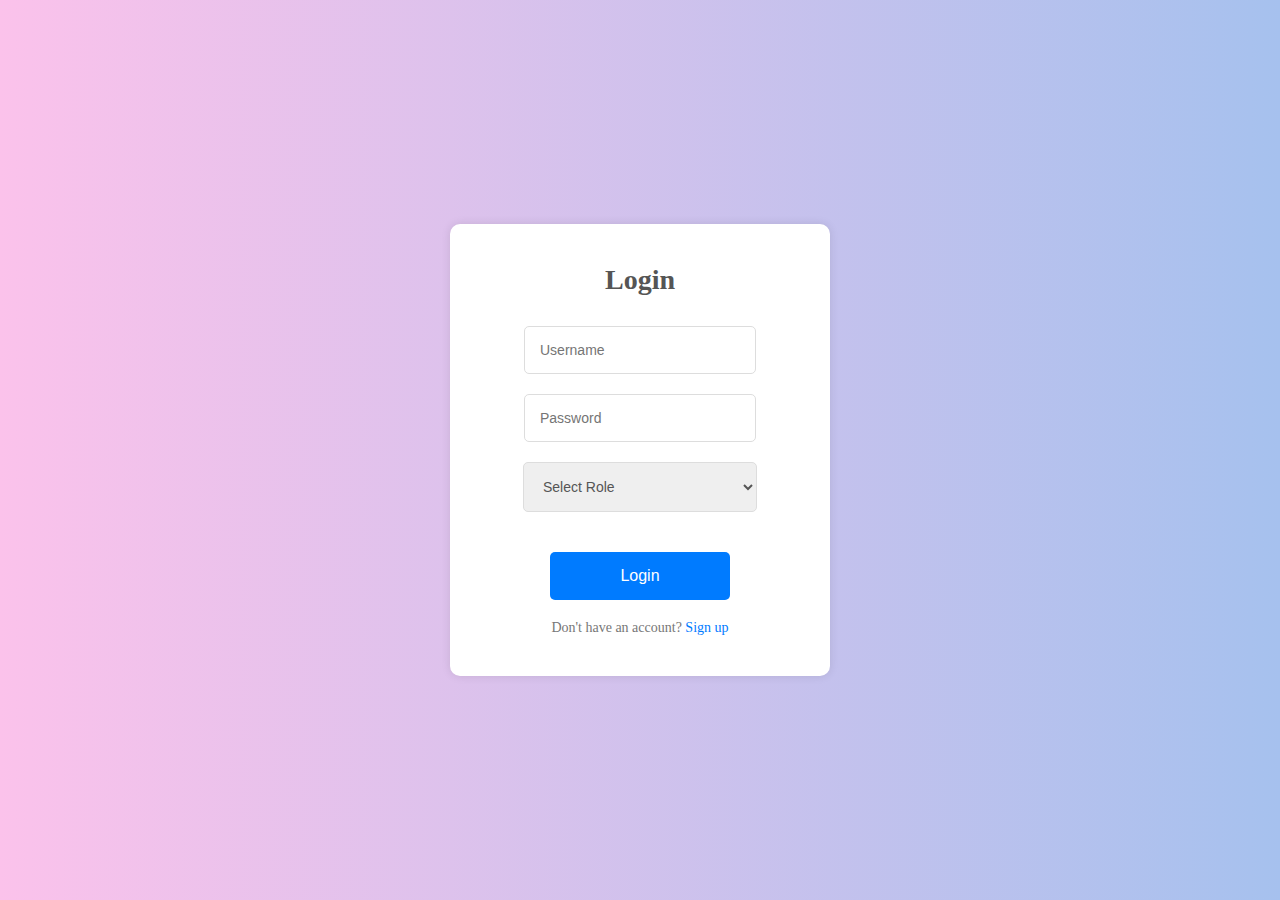
<file: web/templates/login.html>
<!DOCTYPE html>
<html lang="en">
<head>
    <meta charset="UTF-8">
    <meta name="viewport" content="width=device-width, initial-scale=1.0">
    <title>Login</title>
    <link rel="stylesheet" href="../static/css/login.css">

</head>
<body>
    <div class="container">
        <div class="login-wrapper">
            <div class="header">Login</div>
            <div class="form-wrapper">
                <form id="loginForm">
                    <input type="text" name="username" placeholder="Username" class="input-item" required>
                    <input type="password" name="password" placeholder="Password" class="input-item" required>
                    <select name="role" class="input-items" required>
                        <option value="">Select Role</option>
                        <option value="uploader">Data Uploader</option>
                        <option value="user">Data User</option>
                    </select>
                    <button type="submit" class="btn">Login</button>
                </form>
            </div>
            <div class="msg">
                Don't have an account?
                <a href="/signup">Sign up</a>
            </div>
        </div>
    </div>
    <script>
        document.getElementById('loginForm').addEventListener('submit', function(event) {
            event.preventDefault();
            const formData = new FormData(this);
            fetch('/login', {
                method: 'POST',
                body: formData
            })
            .then(response => response.text())
            .then(data => {
                if (data.includes("Invalid credentials") || data.includes("Failed to connect to the database")) {
                    alert(data);
                } else {
                    window.location.href = data;
                }
            })
            .catch(error => {
                console.error('Error:', error);
                alert('An error occurred during login.');
            });
        });
    </script>
</body>
</html>
</file>
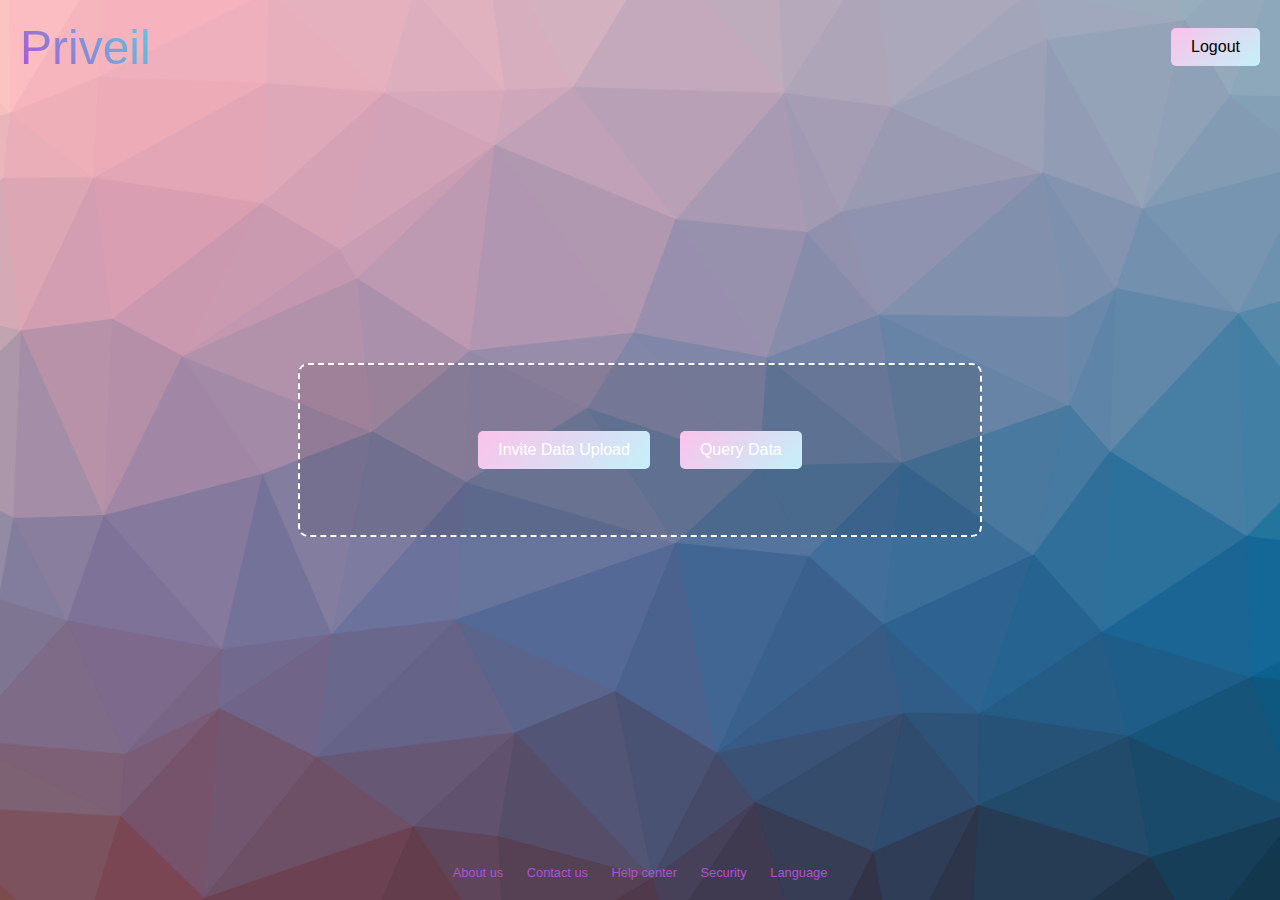
<file: web/templates/query.html>
<!DOCTYPE html>
<html lang="en">
<head>
    <meta charset="UTF-8">
    <meta name="viewport" content="width=device-width, initial-scale=1.0">
    <title>Query Page</title>
    <link rel="stylesheet" href="../static/css/main.css">
</head>
<body>
    <div class="header">Priveil</div>
    <a href="/" class="logout-button">Logout</a>
    <div class="background"></div>
    <div class="container">
        <div class="upload-boxs">
            <div class="button-container">
                <button class="btn btn-inline" id="inviteBtn">Invite Data Upload</button>
                <button class="btn btn-inline" id="queryBtn">Query Data</button>
            </div>

            <div class="message" id="message">
                <div class="query-box" id="queryBox" style="display: none;">
                    <input type="text" id="inviteCode" placeholder="Enter Invite Code">
                    <button class="btn" id="confirmBtn">Confirm</button>
                </div>
                <div class="confirmation-message" id="confirmationMessage"></div>
                <button class="btn" id="getDataBtn" style="display: none;">Get Data</button>
                <div class="waiting-message" id="waitingMessage" style="display: none;">Waiting...</div>
                <div class="command-message" id="commandMessage" style="display: none;"></div>
                <button class="btn" id="popupBtn" style="display: none;" onclick="downloadAndShowError()">Download data</button>
            </div>
        </div>
    </div>
    <div class="footer">
        <a href="#">About us</a>
        <a href="#">Contact us</a>
        <a href="#">Help center</a>
        <a href="#">Security</a>
        <a href="#">Language</a>
    </div>
    <!-- Add this script to include Socket.IO client library -->
    <script src="https://cdn.socket.io/4.0.0/socket.io.min.js"></script>
    
    <script>
        const socket = io();
        let inviteCode = '';

        socket.on('command_status', function(data) {
            const commandMessage = document.getElementById('commandMessage');
            if (data.status === 'success') {
                commandMessage.innerText = data.message + '\nError: ' + data.error_value;
                commandMessage.style.color = 'black';
                document.getElementById('popupBtn').style.display = 'block';
            } else {
                commandMessage.innerText = data.message;
                commandMessage.style.color = 'red';
            }
            commandMessage.style.display = 'block';
        });

        document.getElementById('inviteBtn').addEventListener('click', function() {
            fetch('/invite', {
                method: 'POST'
            })
            .then(response => response.json())
            .then(data => {
                if (data.success) {
                    document.getElementById('message').innerText = 'Invite Code: ' + data.invite_code;
                } else {
                    document.getElementById('message').innerText = 'Error: ' + data.message;
                }
            })
            .catch(error => {
                console.error('Error:', error);
                document.getElementById('message').innerText = 'An error occurred while generating the invite code.';
            });
        });

        document.getElementById('queryBtn').addEventListener('click', function() {
            document.getElementById('queryBox').style.display = 'block';
        });

        document.getElementById('confirmBtn').addEventListener('click', function() {
            inviteCode = document.getElementById('inviteCode').value;
            
            fetch('/verify_invite', {
                method: 'POST',
                headers: {
                    'Content-Type': 'application/json'
                },
                body: JSON.stringify({ invite_code: inviteCode })
            })
            .then(response => response.json())
            .then(data => {
                const confirmationMessage = document.getElementById('confirmationMessage');
                const getDataBtn = document.getElementById('getDataBtn');
                if (data.success && data.message === "Invite code is valid") {
                    confirmationMessage.innerText = 'Invite code is valid';
                    confirmationMessage.style.color = 'green';
                    getDataBtn.style.display = 'block';
                } else {
                    confirmationMessage.innerText = 'Error: ' + data.message;
                    confirmationMessage.style.color = 'red';
                    getDataBtn.style.display = 'none';
                }
            })
            .catch(error => {
                console.error('Error:', error);
                const confirmationMessage = document.getElementById('confirmationMessage');
                confirmationMessage.innerText = 'An error occurred while verifying the invite code.';
                confirmationMessage.style.color = 'red';
            });
        });

        document.getElementById('getDataBtn').addEventListener('click', function() {
            const waitingMessage = document.getElementById('waitingMessage');
            const commandMessage = document.getElementById('commandMessage');
            waitingMessage.style.display = 'block';
            commandMessage.style.display = 'none';
        
            fetch('/get_data', {
                method: 'POST',
                headers: {
                    'Content-Type': 'application/json'
                },
                body: JSON.stringify({ invite_code: inviteCode })
            })
            .then(response => response.json())
            .then(data => {
                waitingMessage.style.display = 'none';
                if (data.success) {
                    commandMessage.innerText = data.message;
                    commandMessage.style.color = 'green';
                } else {
                    commandMessage.innerText = data.message + '\n' + (data.error || '');
                    commandMessage.style.color = 'red';
                }
                commandMessage.style.display = 'block';
            })
            .catch(error => {
                waitingMessage.style.display = 'none';
                commandMessage.innerText = 'An error occurred: ' + error;
                commandMessage.style.color = 'red';
                commandMessage.style.display = 'block';
            });
        });

        function downloadAndShowError() {
            window.location.href = `/download/${inviteCode}`;
        }
    </script>
</body>
</html>
</file>
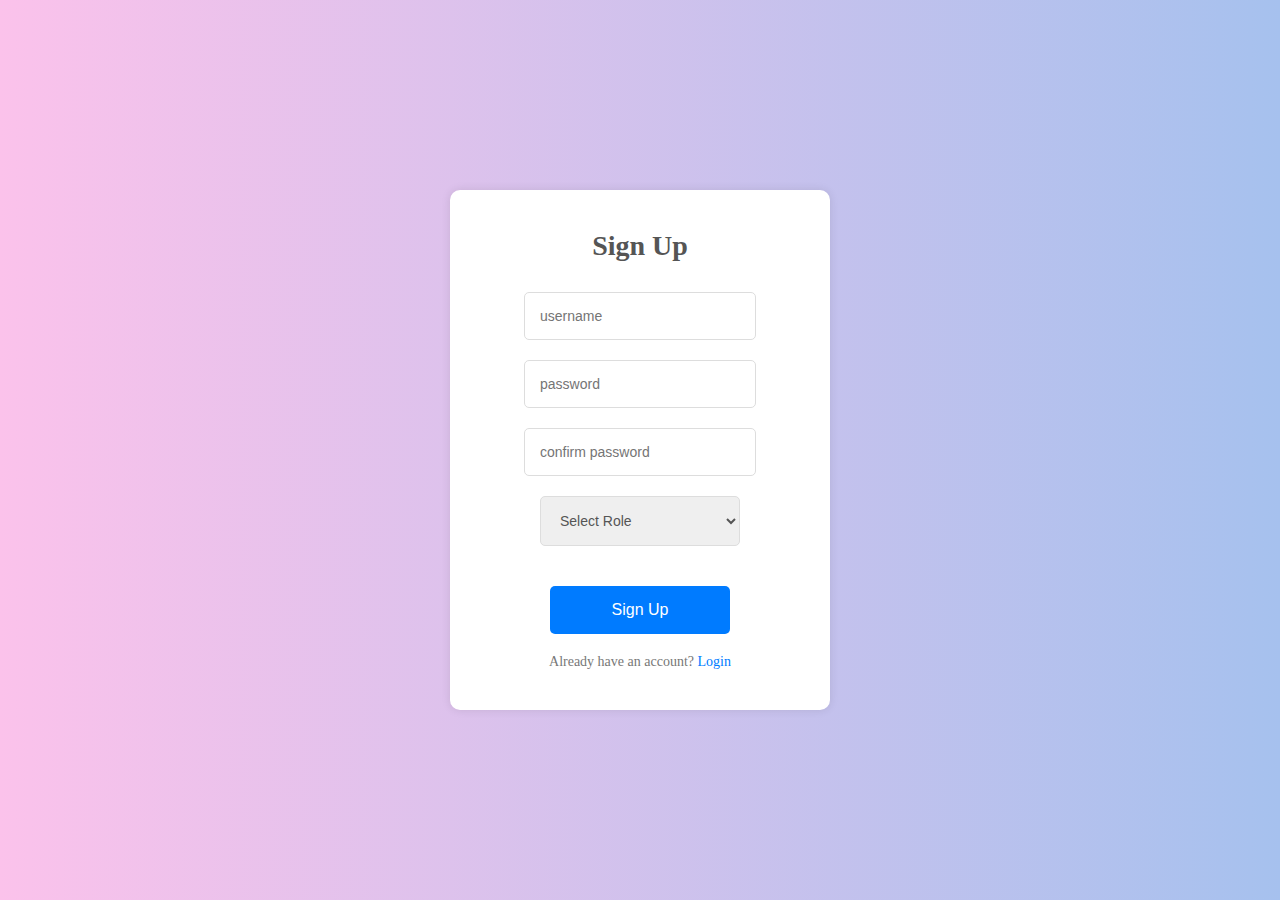
<file: web/templates/signup.html>
<!DOCTYPE html>
<html lang="en">
<head>
    <meta charset="UTF-8">
    <meta name="viewport" content="width=device-width, initial-scale=1.0">
    <title>Sign Up</title>
    <link rel="stylesheet" href="../static/css/login.css">
    
</head>
<body>
    <div class="container">
        <div class="login-wrapper">
            <div class="header">Sign Up</div>
            <div class="form-wrapper">
                <form id="signupForm">
                    <input type="text" name="username" placeholder="username" class="input-item" required>
                    <input type="password" name="password" placeholder="password" class="input-item" required>
                    <input type="password" name="confirm_password" placeholder="confirm password" class="input-item" required>
                    <select name="role" class="input-item" required>
                        <option value="">Select Role</option>
                        <option value="uploader">Data Uploader</option>
                        <option value="user">Data User</option>
                    </select>
                    <button type="submit" class="btn">Sign Up</button>
                </form>
            </div>
            <div class="msg">
                Already have an account?
                <a href="/login">Login</a>
            </div>
        </div>
    </div>
    <script>
        document.getElementById('signupForm').addEventListener('submit', function(event) {
            event.preventDefault();
            const formData = new FormData(this);
            fetch('/signup', {
                method: 'POST',
                body: formData
            })
            .then(response => response.text())
            .then(data => {
                if (data.includes("User registered successfully.")) {
                    alert("User registered successfully.");
                    window.location.href = '/login';
                } else {
                    alert(data);
                }
            })
            .catch(error => {
                console.error('Error:', error);
                alert('An error occurred during signup.');
            });
        });
    </script>
</body>
</html>
</file>
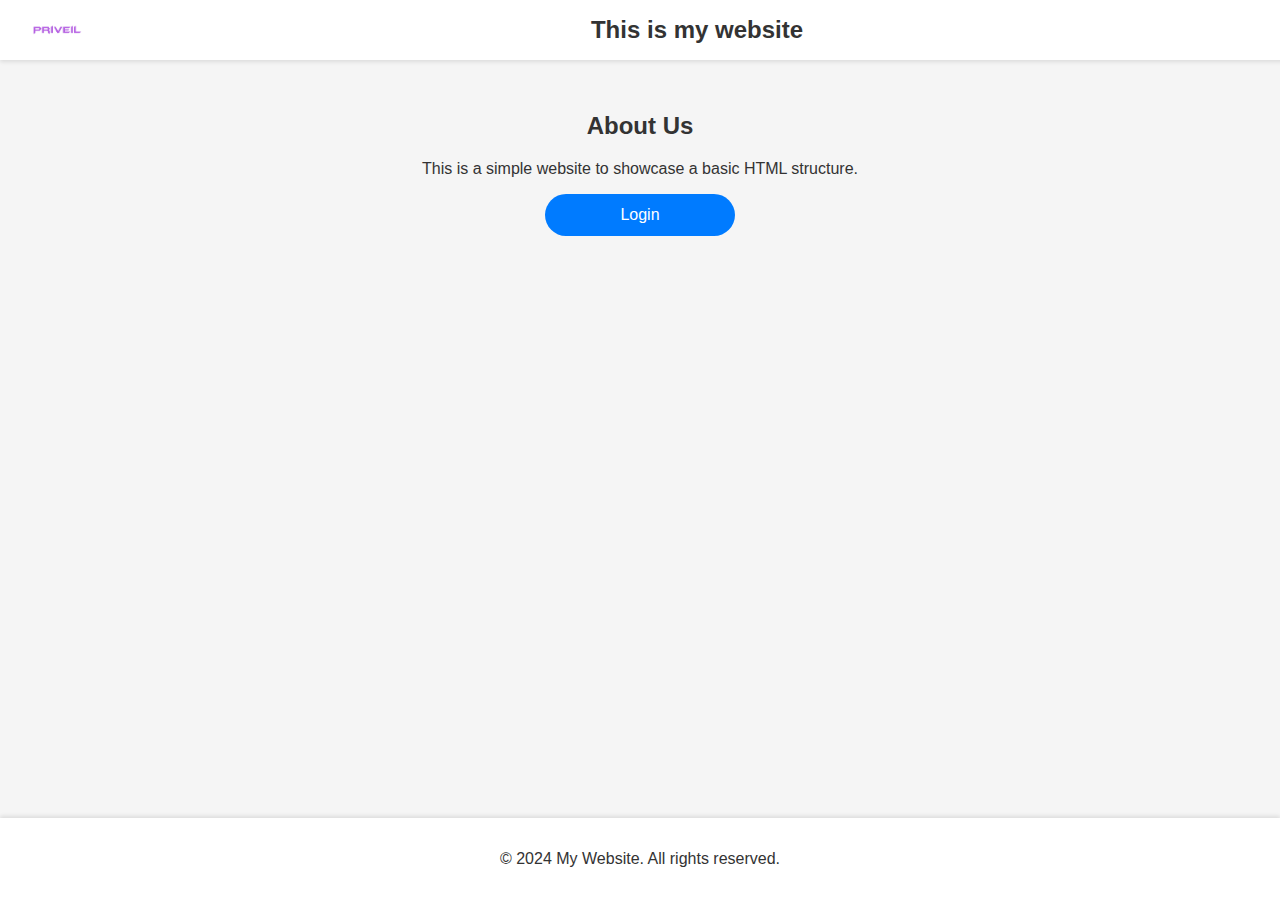
<file: web/templates/test.html>
<!DOCTYPE html>
<html lang="en">
<head>
    <meta charset="UTF-8">
    <meta name="viewport" content="width=device-width, initial-scale=1.0">
    <title>My Website</title>
    <style>
        body {
            font-family: 'Segoe UI', Tahoma, Geneva, Verdana, sans-serif;
            margin: 0;
            padding: 0;
            background: #f5f5f5;
            color: #333;
            display: flex;
            flex-direction: column;
            min-height: 100vh;
        }
        header {
            display: flex;
            align-items: center;
            justify-content: space-between;
            background-color: #fff;
            color: #333;
            padding: 1rem 2rem;
            width: 100%;
            box-shadow: 0 2px 4px rgba(0, 0, 0, 0.1);
        }
        header img {
            width: 50px;
            height: auto;
        }
        header h1 {
            margin: 0;
            font-size: 1.5rem;
            flex-grow: 1;
            text-align: center;
        }
        main {
            flex: 1;
            text-align: center;
            padding: 2rem;
        }
        footer {
            background-color: #fff;
            color: #333;
            text-align: center;
            padding: 1rem 0;
            width: 100%;
            box-shadow: 0 -2px 4px rgba(0, 0, 0, 0.1);
        }
        .login-button {
            display: inline-block;
            width: 150px;
            padding: 12px 20px;
            background-color: #007bff;
            color: #fff;
            text-align: center;
            text-decoration: none;
            border-radius: 25px;
            transition: background-color 0.3s ease;
        }
        .login-button:hover {
            background-color: #0056b3;
        }
    </style>
</head>
<body>
    <header>
        <img src="../static/images/logo.jpg" alt="Logo">
        <h1>This is my website</h1>
    </header>
    <main>
        <h2>About Us</h2>
        <p>This is a simple website to showcase a basic HTML structure.</p>
        <a href="/login" class="login-button">Login</a>
    </main>
    <footer>
        <p>&copy; 2024 My Website. All rights reserved.</p>
    </footer>
</body>
</html>
</file>
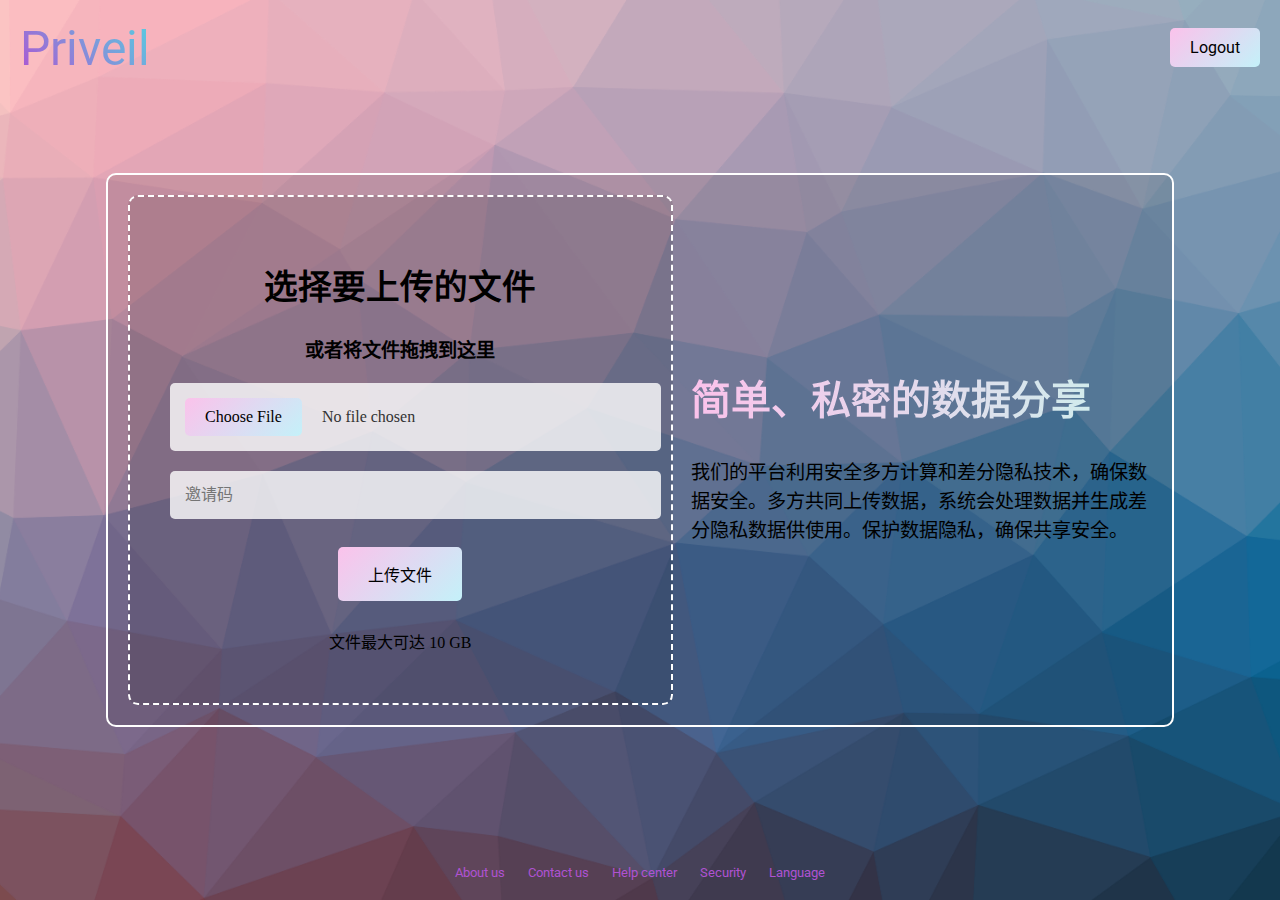
<file: web/templates/upload.html>
<!DOCTYPE html>
<html lang="zh-CN">
<head>
    <meta charset="UTF-8">
    <meta name="viewport" content="width=device-width, initial-scale=1.0">
    <title>Priveil</title>
    <link href="https://fonts.googleapis.com/css2?family=Roboto:wght@700&display=swap" rel="stylesheet">
    <link rel="stylesheet" href="../static/css/main.css">
</head>
<body>
    <div class="header">Priveil</div>
    <a href="/" class="logout-button">Logout</a>
    <div class="outer-box">
        <div class="upload-box">
            <h1>选择要上传的文件</h1>
            <h2>或者将文件拖拽到这里</h2>
            <form id="uploadForm" action="/upload" method="post" enctype="multipart/form-data">
                <input type="file" name="file" required>
                <input type="text" name="invite_code" placeholder="邀请码" required>
                <div class="button-container">
                    <button type="submit" class="upload-button">上传文件</button>
                </div>
            </form>
            <p>文件最大可达 10 GB</p>
        </div>
        <div class="info-box">
            <h2>简单、私密的数据分享</h2>
            <p>我们的平台利用安全多方计算和差分隐私技术，确保数据安全。多方共同上传数据，系统会处理数据并生成差分隐私数据供使用。保护数据隐私，确保共享安全。</p>
        </div>
    </div>
    <div class="footer">
        <a href="#">About us</a>
        <a href="#">Contact us</a>
        <a href="#">Help center</a>
        <a href="#">Security</a>
        <a href="#">Language</a>
    </div>
    <script src="https://code.jquery.com/jquery-3.6.0.min.js"></script>
    <script>
        $(document).ready(function(){
            $('#uploadForm').on('submit', function(event){
                event.preventDefault();
                
                var formData = new FormData(this);
                
                $.ajax({
                    url: "{{ url_for('upload') }}",
                    type: 'POST',
                    data: formData,
                    contentType: false,
                    processData: false,
                    success: function(response) {
                        alert(response.message);
                    },
                    error: function(jqXHR, textStatus, errorThrown) {
                        alert('An error occurred: ' + errorThrown);
                    }
                });
            });
        });

        function showMessage(message) {
            alert(message);
        }

        const queryString = window.location.search;
        const urlParams = new URLSearchParams(queryString);
        const message = urlParams.get('message');

        if (message) {
            showMessage(message);
        }
    </script>
</body>
</html>
</file>
<file: web/static/css/login.css>
* {
    margin: 0;
    padding: 0;
}
html {
    height: 100%;
}
body {
    height: 100%;
}

.container {
    height: 100%;
    display: flex;
    justify-content: center;
    align-items: center;
    background-image: linear-gradient(to right, #fbc2eb, #a6c1ee);
}
.login-wrapper {
    background-color: #ffffff;
    width: 300px;
    padding: 40px;
    border-radius: 10px;
    box-shadow: 0 0 10px rgba(0, 0, 0, 0.1);
    text-align: center;
}
.header {
    font-size: 28px;
    font-weight: bold;
    margin-bottom: 30px;
    color: #555;
}
.input-item {
    width: 200px;
    padding: 15px;
    margin-bottom: 20px;
    border: 1px solid #ddd;
    border-radius: 5px;
    font-size: 14px;
    color: #555;
}

.input-items {
    width: 234px;
    padding: 15px;
    margin-bottom: 20px;
    border: 1px solid #ddd;
    border-radius: 5px;
    font-size: 14px;
    color: #555;
}

.input-item:focus {
    border-color: #999;
}

.input-items:focus {
    border-color: #999;
}
.btn {
    width: 180px;
    padding: 15px;
    margin-top: 20px;
    border: none;
    border-radius: 5px;
    background-color: #007BFF;
    color: white;
    font-size: 16px;
    cursor: pointer;
    transition: background-color 0.3s;
}
.btn:hover {
    background-color: #0056b3;
}
.msg {
    margin-top: 20px;
    font-size: 14px;
    color: #777;
}
a {
    color: #007BFF;
    text-decoration: none;
}
a:hover {
    text-decoration: underline;
}
</file>
<file: web/static/css/main.css>
body, html {
    margin: 0;
    padding: 0;
    width: 100%;
    height: 100%;
    display: flex;
    justify-content: center;
    align-items: center;
    font-family: 'Roboto', sans-serif;
    background: url('../images/background.jpg') no-repeat center center fixed;
    background-size: cover;
}

.outer-box {
    width: 80%;
    max-width: 1200px;
    padding: 20px;
    border: 2px solid white;
    border-radius: 10px;
    background: rgba(0, 0, 0, 0.1);
    display: flex;
    justify-content: space-between;
    align-items: center;
    text-align: left;
}

.upload-box {
    border: 2px dashed white;
    padding: 40px;
    width: 45%;
    max-width: 600px;
    background: rgba(0, 0, 0, 0.1);
    border-radius: 10px;
    display: flex;
    flex-direction: column;
    align-items: center;
}


.upload-boxs {
    border: 2px dashed white;
    background: rgba(0, 0, 0, 0.1);
    border-radius: 10px;
    align-items: center;
    padding: 40px;
    width: 600px;
    max-width: 600px;

    /* 新增的Flexbox属性 */
    display: flex;
    justify-content: center;
    flex-direction: column; /* 如果有多个元素，需要垂直排列 */
}

.button-container {
    /* 新增的容器用于包含按钮 */
    display: flex;
    justify-content: center; /* 水平居中对齐 */
    gap: 10px; /* 按钮之间的间距 */
    width: 100%;
}

.upload-box h1 {
    font-size: 2.1em;
    margin-bottom: 10px;
}

.upload-box h2 {
    font-size: 1.2em;
    margin-bottom: 10px;
}

.upload-box p {
    font-size: 1em;
    margin: 10px 0;
    text-align: center;
    font-family: 'FangSong', '仿宋', serif;
}

.upload-box input[type="file"],
.upload-box input[type="text"] {
    width: 100%;
    padding: 15px;
    margin: 10px 0;
    border: none;
    border-radius: 5px;
    font-size: 1em;
    background: rgba(255, 255, 255, 0.8);
    color: #333;
    font-family: 'FangSong', '仿宋', serif;
}

.upload-box input[type="file"]::file-selector-button {
    margin-right: 20px;
    padding: 10px 20px;
    border: none;
    border-radius: 5px;
    background: linear-gradient(135deg, #fbc2eb, #c4f1f9);
    color: black;
    cursor: pointer;
    font-family: 'SongTi', '宋体', serif;
}

.upload-box input[type="file"]::file-selector-button:hover {
    background: #9a3bbd;
}

.button-container {
    display: flex;
    justify-content: center;
    align-items: center;
    height: 10vh;
}

.btn {
    background: linear-gradient(135deg, #fbc2eb, #c4f1f9);
    color: black;
    border: none;
    padding: 15px 30px;
    border-radius: 5px;
    font-size: 1em;
    cursor: pointer;
    margin: 10px;
}

.btn-inline {
    display: inline-block;
    background: linear-gradient(135deg, #fbc2eb, #c4f1f9);
    color: black;
    border: none;
    padding: 15px 30px;
    border-radius: 5px;
    font-size: 1em;
    cursor: pointer;
}

.upload-button {
    background: linear-gradient(135deg, #fbc2eb, #c4f1f9);
    color: black;
    border: none;
    padding: 15px 30px;
    border-radius: 5px;
    font-size: 1em;
    cursor: pointer;
    transition: background-color 0.3s ease;
    font-family: 'SongTi', '宋体', serif;
}

.upload-button:hover {
    background: linear-gradient(135deg, #fbc2eb, #c4f1f9);
}

.header {
    position: absolute;
    top: 20px;
    left: 20px;
    font-size: 3em;
    font-family: 'Roboto', sans-serif;
    background: linear-gradient(45deg, #af52d2, #56cfe1);
    -webkit-background-clip: text;
    -webkit-text-fill-color: transparent;
}

.info-box {
    width: 45%;
}

.info-box h2 {
    background: linear-gradient(to right, #fbc2eb, #cbf2ed);
    -webkit-background-clip: text;
    -webkit-text-fill-color: transparent;
    font-size: 2.5em;
}

.info-box p {
    font-size: 1.2em;
    line-height: 1.5;
}

.info-box img {
    vertical-align: middle;
    margin-left: 5px;
}

.footer {
    position: absolute;
    bottom: 20px;
    width: 100%;
    text-align: center;
    font-size: 0.8em;
}

.footer a {
    color: #af52d2;
    text-decoration: none;
    margin: 0 10px;
}

.footer img {
    vertical-align: middle;
    margin-right: 5px;
}

.logout-button {
    position: absolute;
    top: 28px;
    right: 20px;
    padding: 10px 20px;
    border: none;
    border-radius: 5px;
    background: linear-gradient(135deg, #fbc2eb, #c4f1f9);
    color: black;
    text-decoration: none;
    cursor: pointer;
    font-family: 'Roboto', sans-serif;
}

.logout-button:hover {
    background: #9a3bbd;
    text-decoration: none;
}

.message, .confirmation-message {

    font-size: 20px;
    color: #333333;
}
.query-box {

    text-align: left;
}
.query-box input[type="text"] {
    width: calc(222px);
    padding: 8px;
    margin: 10px 0;
    border: 1px solid #ccc;
    border-radius: 5px;
    height: 30px;
}

.container {
    text-align: center;
}

.button-container {
    display: flex;
    justify-content: center;
}

.btn {
    padding: 10px 20px;
    border: none;
    background-color: #007bff;
    color: white;
    cursor: pointer;
}

.btn-inline {
    display: inline-block;
}

.message {
    display: flex;
    flex-direction: column;
    align-items: center;
}

#getDataBtn {
    display: none;
}
</file>
